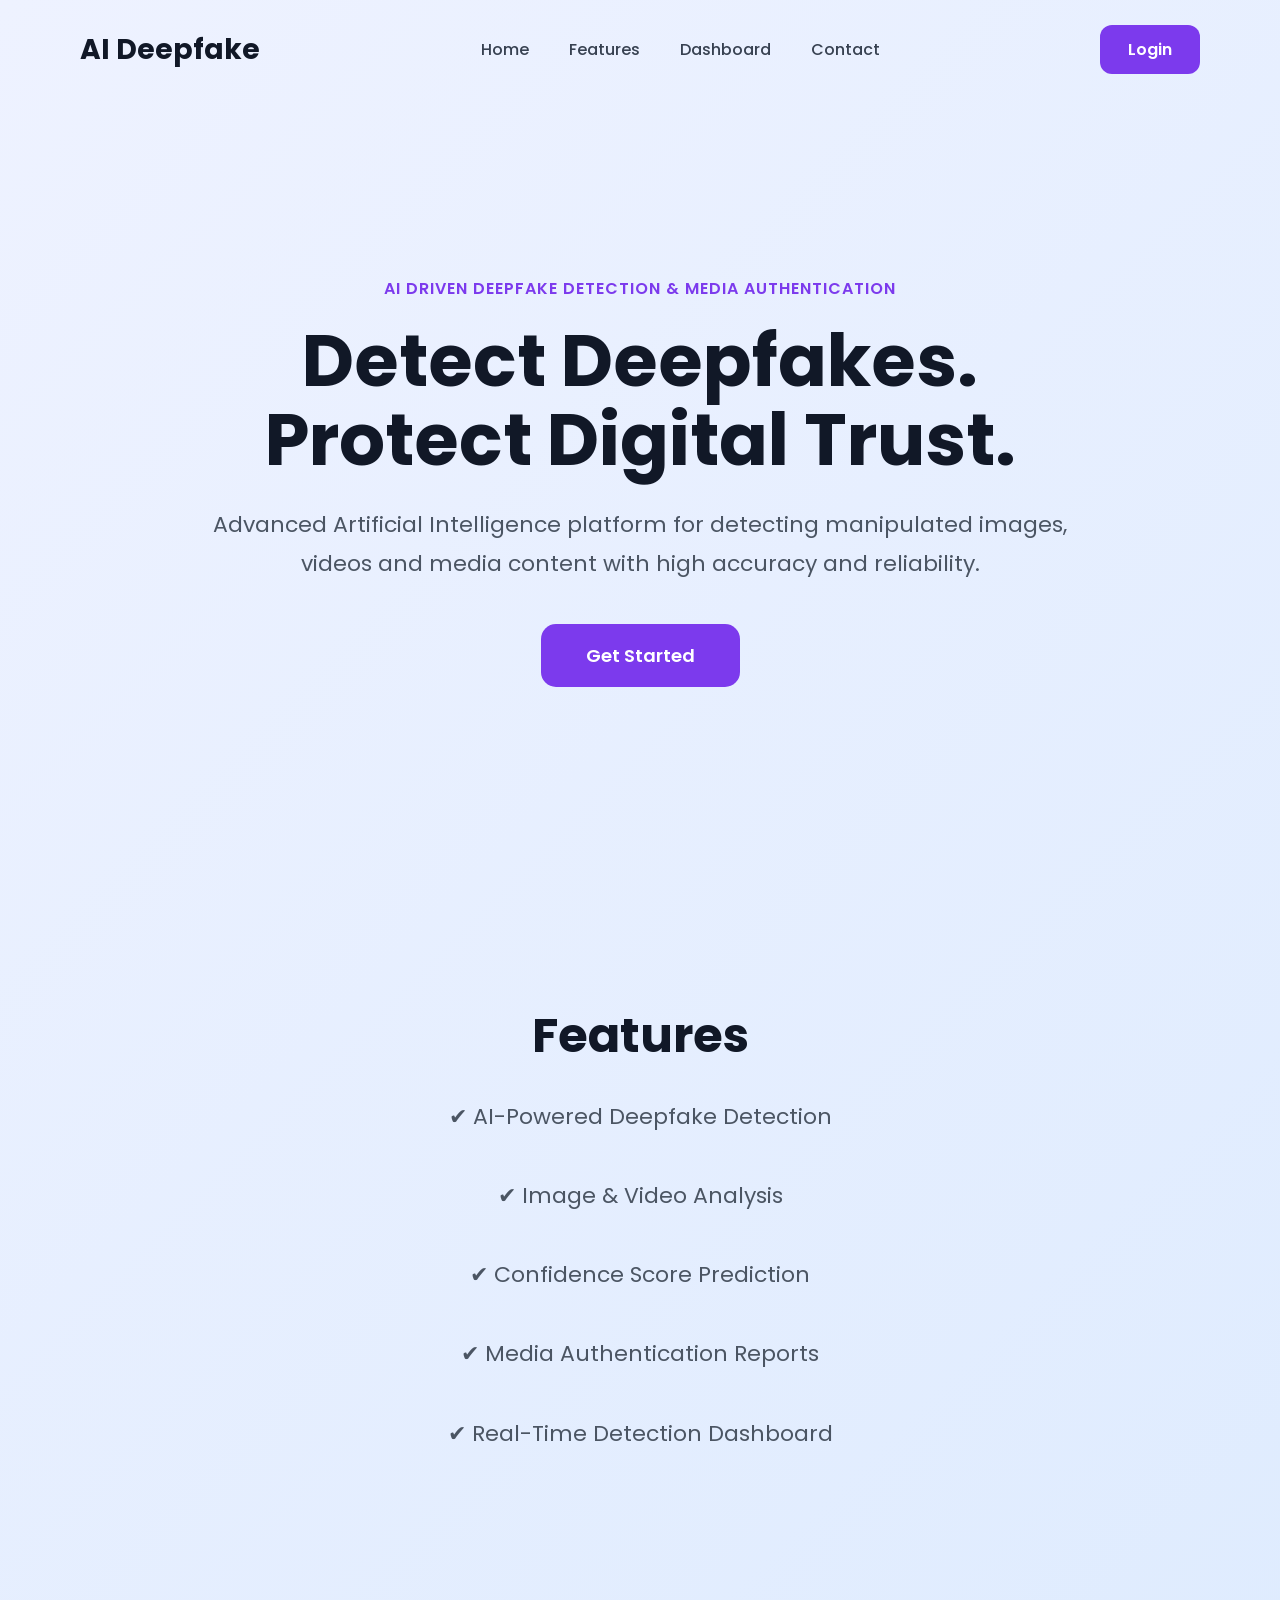
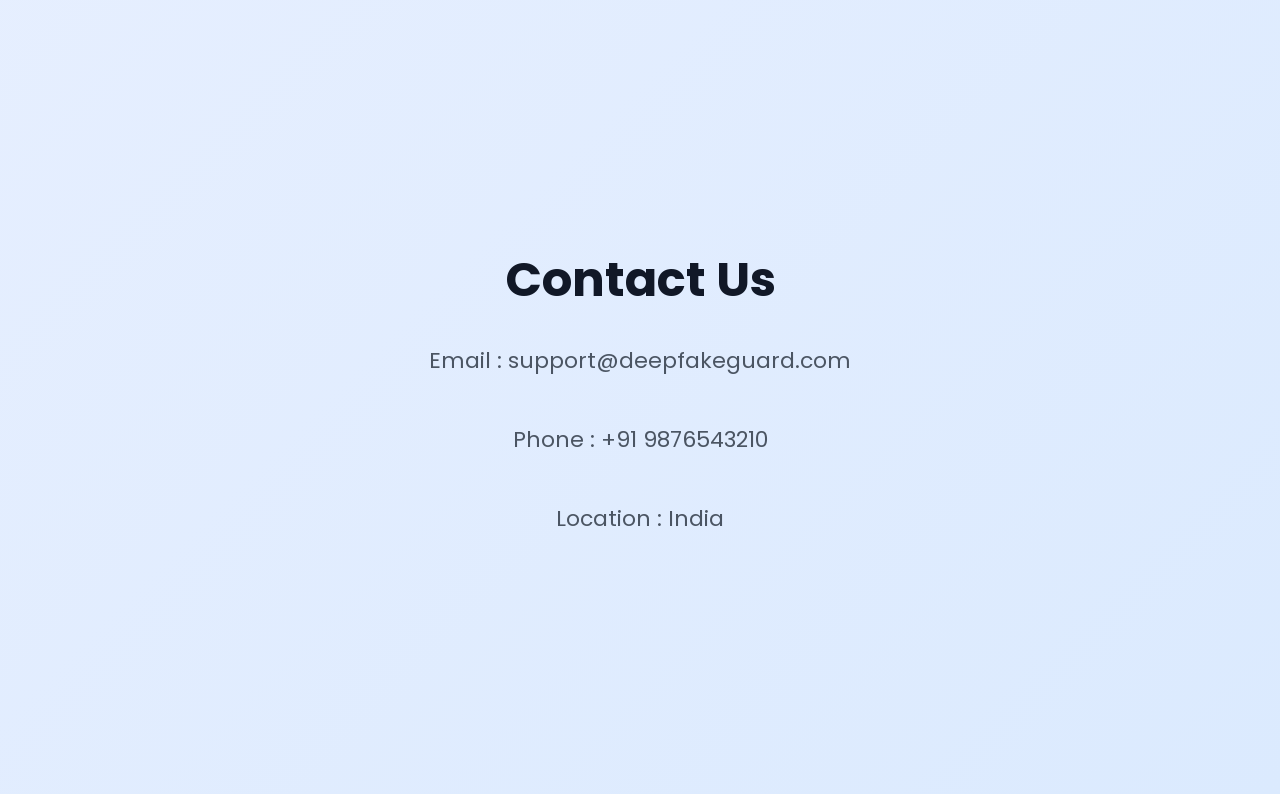
<file: index.html>
<!DOCTYPE html>
<html lang="en">
<head>
<meta charset="UTF-8">
<meta name="viewport" content="width=device-width, initial-scale=1.0">

<title>AI Deepfake Detection & Media Authentication</title>
<link rel="stylesheet" href="style.css">

<link href="https://fonts.googleapis.com/css2?family=Poppins:wght@300;400;500;600;700&display=swap" rel="stylesheet">

<style>

*{
    margin:0;
    padding:0;
    box-sizing:border-box;
    font-family:'Poppins',sans-serif;
}

body{
    background:linear-gradient(135deg,#eef2ff,#dbeafe);
    min-height:100vh;
}

/* Navbar */

nav{
    width:100%;
    display:flex;
    justify-content:space-between;
    align-items:center;
    padding:25px 80px;
}

.logo{
    font-size:28px;
    font-weight:700;
    color:#111827;
}

.menu{
    display:flex;
    gap:40px;
}

.menu a{
    text-decoration:none;
    color:#374151;
    font-size:16px;
    font-weight:500;
}

.login-btn{
    background:#7c3aed;
    color:white;
    text-decoration:none;
    padding:12px 28px;
    border-radius:12px;
    font-weight:600;
    transition:.3s;
}

.login-btn:hover{
    background:#6d28d9;
}

/* Hero Section */

.hero{
    width:100%;
    min-height:85vh;
    display:flex;
    justify-content:center;
    align-items:center;
    text-align:center;
    padding:40px;
}

.hero-content{
    max-width:900px;
}

.tag{
    color:#7c3aed;
    font-weight:600;
    margin-bottom:20px;
    letter-spacing:1px;
}

.hero h1{
    font-size:72px;
    line-height:1.1;
    color:#111827;
    margin-bottom:25px;
}

.hero p{
    font-size:22px;
    color:#4b5563;
    line-height:1.8;
    margin-bottom:40px;
}

.start-btn{
    display:inline-block;
    background:#7c3aed;
    color:white;
    text-decoration:none;
    padding:18px 45px;
    border-radius:15px;
    font-size:18px;
    font-weight:600;
    transition:.3s;
}

.start-btn:hover{
    background:#6d28d9;
    transform:translateY(-3px);
}

@media(max-width:768px){

nav{
    padding:20px;
    flex-direction:column;
    gap:20px;
}

.menu{
    gap:20px;
}

.hero h1{
    font-size:42px;
}

.hero p{
    font-size:18px;
}
}

</style>
</head>

<body>

<nav>

<div class="logo">
AI Deepfake
</div>

<div class="menu">
<a href="index.html">Home</a>
<a href="#features">Features</a>
<a href="dashboard.html">Dashboard</a>
<a href="#contact">Contact</a>
</div>

<a href="login.html" class="login-btn">
Login
</a>

</nav>

<section class="hero">

<div class="hero-content">

<div class="tag">
AI DRIVEN DEEPFAKE DETECTION & MEDIA AUTHENTICATION
</div>

<h1>
Detect Deepfakes.<br>
Protect Digital Trust.
</h1>

<p>
Advanced Artificial Intelligence platform for detecting manipulated images, videos and media content with high accuracy and reliability.
</p>

<a href="login.html" class="start-btn">
Get Started
</a>

</div>

</section>

<!-- Features Section -->

<section id="features" class="hero">

<div class="hero-content">

<h2 style="font-size:48px;color:#111827;margin-bottom:25px;">
Features
</h2>

<p>
✔ AI-Powered Deepfake Detection<br><br>
✔ Image & Video Analysis<br><br>
✔ Confidence Score Prediction<br><br>
✔ Media Authentication Reports<br><br>
✔ Real-Time Detection Dashboard
</p>

</div>

</section>

<!-- Contact Section -->

<section id="contact" class="hero">

<div class="hero-content">

<h2 style="font-size:48px;color:#111827;margin-bottom:25px;">
Contact Us
</h2>

<p>
Email : support@deepfakeguard.com<br><br>

Phone : +91 9876543210<br><br>

Location : India
</p>

</div>


</section>

</body>
</html>
</file>
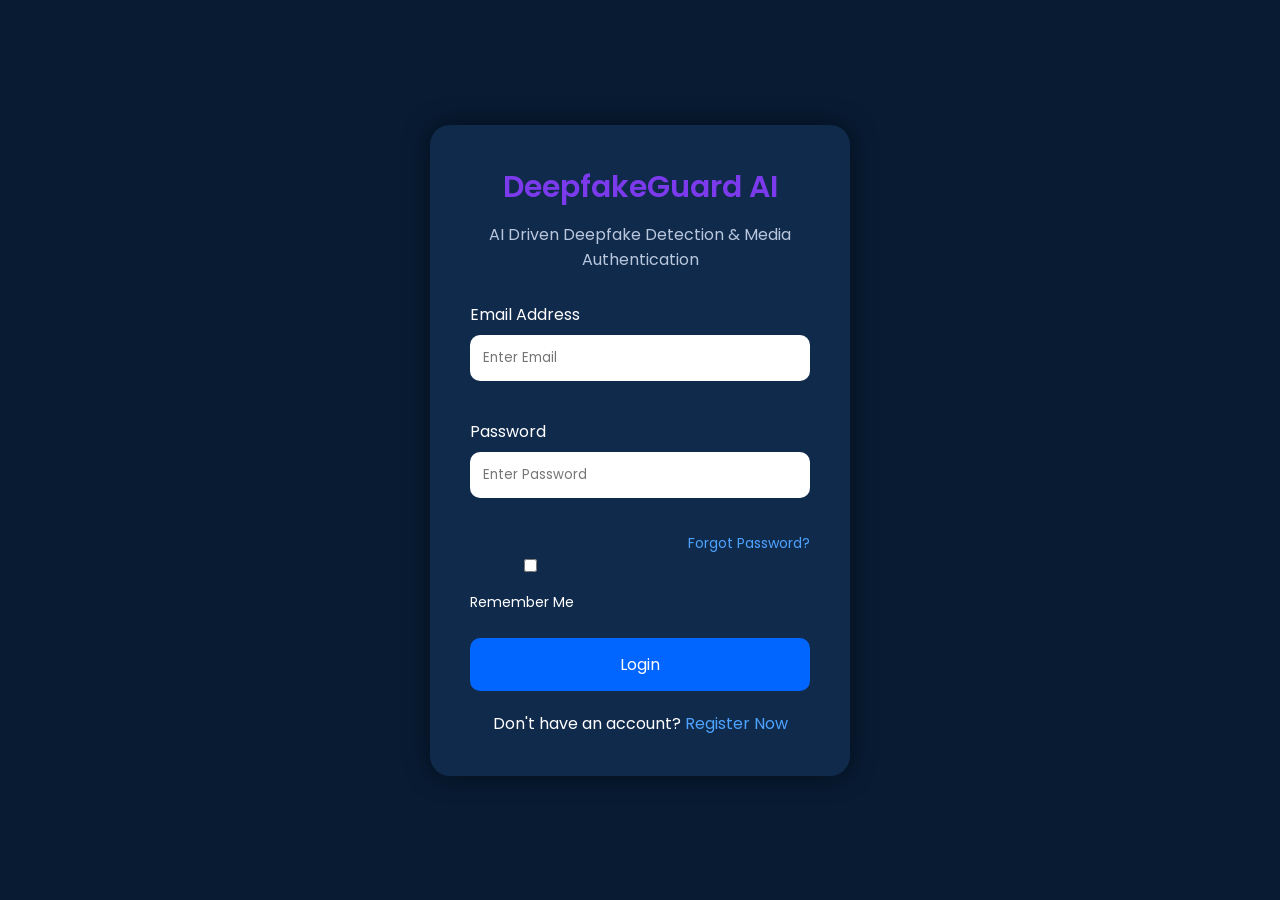
<file: login.html>
<!DOCTYPE html>
<html lang="en">
<head>

<meta charset="UTF-8">
<title>Login | DeepfakeGuard AI</title>

<link rel="stylesheet" href="style.css">

<link href="https://fonts.googleapis.com/css2?family=Poppins:wght@300;400;600&display=swap" rel="stylesheet">

<style>

body{
margin:0;
font-family:Poppins,sans-serif;
background:#081b33;
}

.login-container{
height:100vh;
display:flex;
justify-content:center;
align-items:center;
}

.login-card{
width:420px;
padding:40px;
background:#102a4c;
border-radius:20px;
box-shadow:0 0 25px rgba(0,0,0,0.5);
color:white;
}

.logo{
text-align:center;
font-size:30px;
font-weight:600;
}

.subtitle{
text-align:center;
color:#b9c7dd;
margin:12px 0 30px;
}

label{
display:block;
margin-top:18px;
}

input{
width:100%;
padding:13px;
margin-top:8px;
border:none;
border-radius:10px;
outline:none;
box-sizing:border-box;
}

.options{
display:flex;
justify-content:space-between;
margin-top:15px;
font-size:14px;
}

button{
width:100%;
padding:14px;
margin-top:25px;
border:none;
border-radius:10px;
background:#0066ff;
color:white;
font-size:16px;
cursor:pointer;
}

button:hover{
background:#004bcc;
}

a{
color:#4da3ff;
text-decoration:none;
}

.signup{
text-align:center;
margin-top:20px;
}

</style>

</head>

<body>

<div class="login-container">

<div class="login-card">

<div class="logo">
DeepfakeGuard AI
</div>

<div class="subtitle">
AI Driven Deepfake Detection & Media Authentication
</div>

<form onsubmit="loginUser(event)">

<label>Email Address</label>

<input
type="email"
id="email"
placeholder="Enter Email"
required>

<label>Password</label>

<input
type="password"
id="password"
placeholder="Enter Password"
required>

<div class="options">

<label>
<input type="checkbox">
Remember Me
</label>

<a href="#">Forgot Password?</a>

</div>

<button type="submit">
Login
</button>

</form>

<div class="signup">
Don't have an account?
<a href="register.html">Register Now</a>
</div>

</div>

</div>

<script>

function loginUser(event){

event.preventDefault();

window.location.href="dashboard.html";

}

</script>

</body>
</html>
</file>
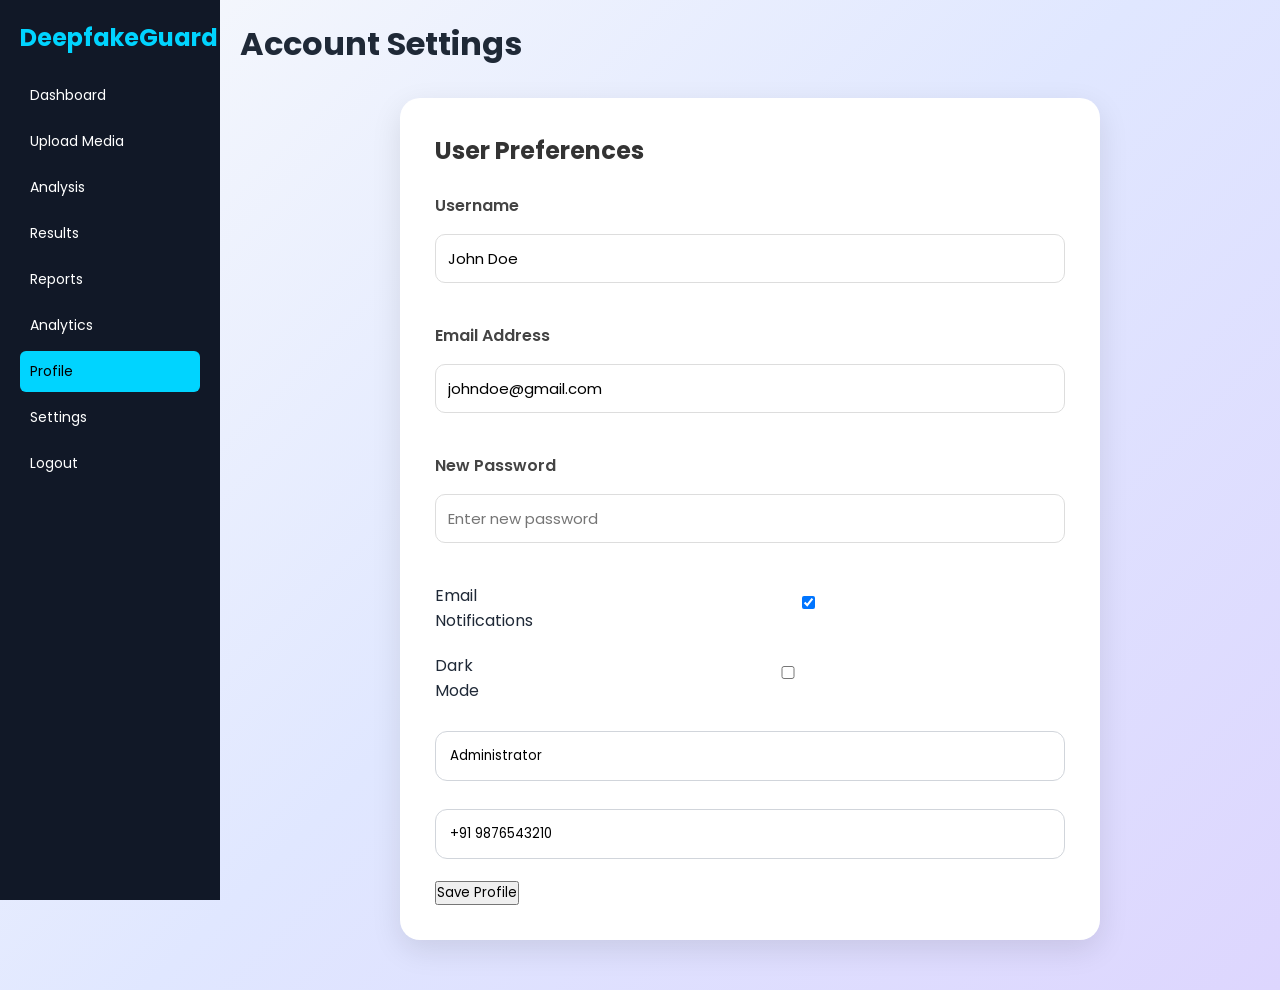
<file: profile.html>
<!DOCTYPE html>
<html lang="en">
<head>
<meta charset="UTF-8">
<meta name="viewport" content="width=device-width, initial-scale=1.0">
<title>Settings - DeepfakeGuard AI</title>

<link rel="stylesheet" href="style.css">
<link href="https://fonts.googleapis.com/css2?family=Poppins:wght@300;400;500;600;700&display=swap" rel="stylesheet">

<style>

.settings-container{
display:flex;
justify-content:center;
padding:30px;
}

.settings-card{
width:700px;
background:#ffffff;
padding:35px;
border-radius:20px;
box-shadow:0 10px 30px rgba(0,0,0,0.1);
}

.settings-card h2{
margin-bottom:25px;
color:#333;
}

.form-group{
margin-bottom:20px;
}

.form-group label{
display:block;
margin-bottom:8px;
font-weight:600;
color:#444;
}

.form-group input{
width:100%;
padding:12px;
border:1px solid #ddd;
border-radius:10px;
font-size:15px;
}

.toggle{
display:flex;
justify-content:space-between;
align-items:center;
margin:20px 0;
}

.save-btn{
width:100%;
padding:14px;
border:none;
border-radius:10px;
background:#6c63ff;
color:white;
font-size:16px;
cursor:pointer;
font-weight:600;
}

.save-btn:hover{
background:#5148e5;
}

</style>
</head>

<body>

<div class="dashboard">

<div class="sidebar">
<h2>DeepfakeGuard</h2>

<a href="dashboard.html">Dashboard</a>
<a href="upload.html">Upload Media</a>
<a href="analysis.html">Analysis</a>
<a href="results.html">Results</a>
<a href="reports.html">Reports</a>
<a href="analytics.html">Analytics</a>
<a class="active" href="profile.html">Profile</a>
<a href="settings.html">Settings</a>
<a href="login.html" class="logout">Logout</a>

</div>

<div class="main">

<h1>Account Settings</h1>

<div class="settings-container">

<div class="settings-card">

<h2>User Preferences</h2>

<div class="form-group">
<label>Username</label>
<input type="text" value="John Doe">
</div>

<div class="form-group">
<label>Email Address</label>
<input type="email" value="johndoe@gmail.com">
</div>

<div class="form-group">
<label>New Password</label>
<input type="password" placeholder="Enter new password">
</div>

<div class="toggle">
<span>Email Notifications</span>
<input type="checkbox" checked>
</div>

<div class="toggle">
<span>Dark Mode</span>
<input type="checkbox">
</div>
<input type="text" value="Administrator">

<input type="text" value="+91 9876543210">

<button onclick="saveProfile()">
Save Profile
</button>
<script>
function saveProfile(){
    alert("Profile Details Saved Successfully!");
}
</script>

<script>

fetch("https://ai-driven-deepfake-detection-and-media.onrender.com/profile-data")
.then(response => response.json())
.then(data => {

document.getElementById("username").innerText =
data.full_name;

document.getElementById("email").innerText =
data.email;

})
.catch(error => console.log(error));

</script>


</div>

</div>

</div>

</div>

</body>
</html>
</file>
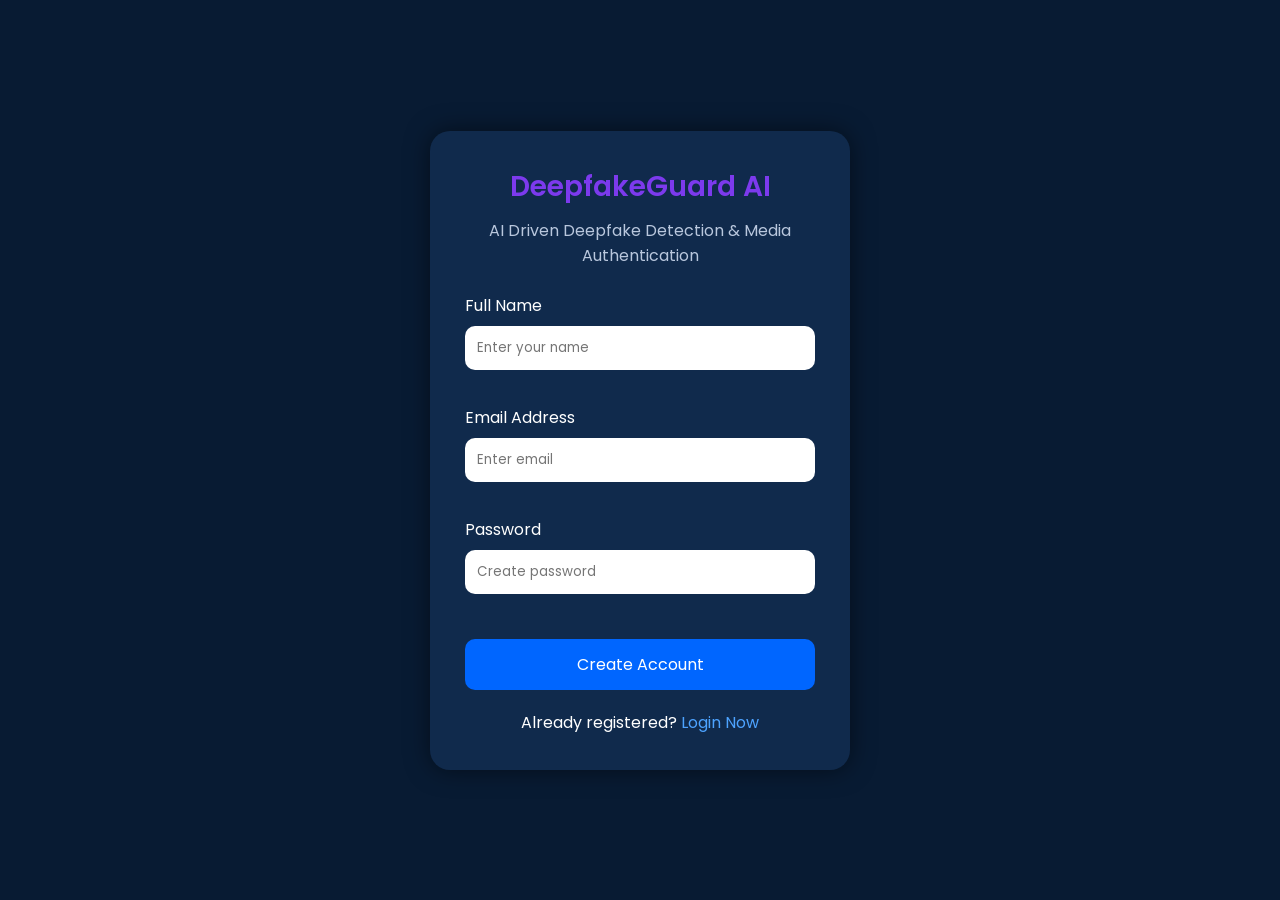
<file: register.html>
<!DOCTYPE html>
<html lang="en">

<head>

<meta charset="UTF-8">
<title>Register | DeepfakeGuard AI</title>

<link rel="stylesheet" href="style.css">

<link href="https://fonts.googleapis.com/css2?family=Poppins:wght@300;400;600&display=swap" rel="stylesheet">


<style>

body{
    margin:0;
    font-family:Poppins,sans-serif;
    background:#081b33;
}


.register-container{

    height:100vh;
    display:flex;
    justify-content:center;
    align-items:center;

}


.register-card{

    width:420px;
    padding:35px;
    background:#102a4c;
    border-radius:20px;
    box-shadow:0 0 25px rgba(0,0,0,0.5);
    color:white;

}



.logo{

    text-align:center;
    font-size:28px;
    font-weight:600;
    margin-bottom:10px;

}



.subtitle{

    text-align:center;
    color:#b9c7dd;
    margin-bottom:25px;

}



label{

    color:white;
    display:block;
    margin-top:15px;

}



input{

    width:100%;
    padding:12px;
    margin-top:8px;
    border:none;
    border-radius:10px;
    outline:none;

}



button{

    width:100%;
    margin-top:25px;
    padding:13px;
    border:none;
    border-radius:10px;
    background:#0066ff;
    color:white;
    font-size:16px;
    cursor:pointer;

}



button:hover{

    background:#004bcc;

}



p{

    text-align:center;
    margin-top:20px;

}



a{

    color:#4da3ff;
    text-decoration:none;

}


</style>


</head>


<body>


<div class="register-container">


<div class="register-card">


<div class="logo">
DeepfakeGuard AI
</div>


<div class="subtitle">
AI Driven Deepfake Detection & Media Authentication
</div>



<form id="registerForm"></form>



<label>Full Name</label>

<input 
type="text"
name="name"
placeholder="Enter your name"
required>



<label>Email Address</label>

<input
type="email"
name="email"
placeholder="Enter email"
required>



<label>Password</label>

<input
type="password"
name="password"
placeholder="Create password"
required>



<button 
type="submit"
name="register">

Create Account

</button>



<p>

Already registered?

<a href="login.html">
Login Now
</a>

</p>

</form>


</form>


</div>


</div>
<script>

document.getElementById("registerForm").addEventListener("submit", async function(e){

e.preventDefault();

const full_name = document.getElementById("full_name").value;
const email = document.getElementById("email").value;
const password = document.getElementById("password").value;

const response = await fetch("https://ai-driven-deepfake-detection-and-media.onrender.com/register",{

method:"POST",

headers:{
"Content-Type":"application/json"
},

body:JSON.stringify({

full_name:full_name,
email:email,
password:password

})

});

const data = await response.json();

alert(data.message);

if(data.status=="success"){

window.location.href="login.html";

}

});

</script>

</body>

</html>
</file>
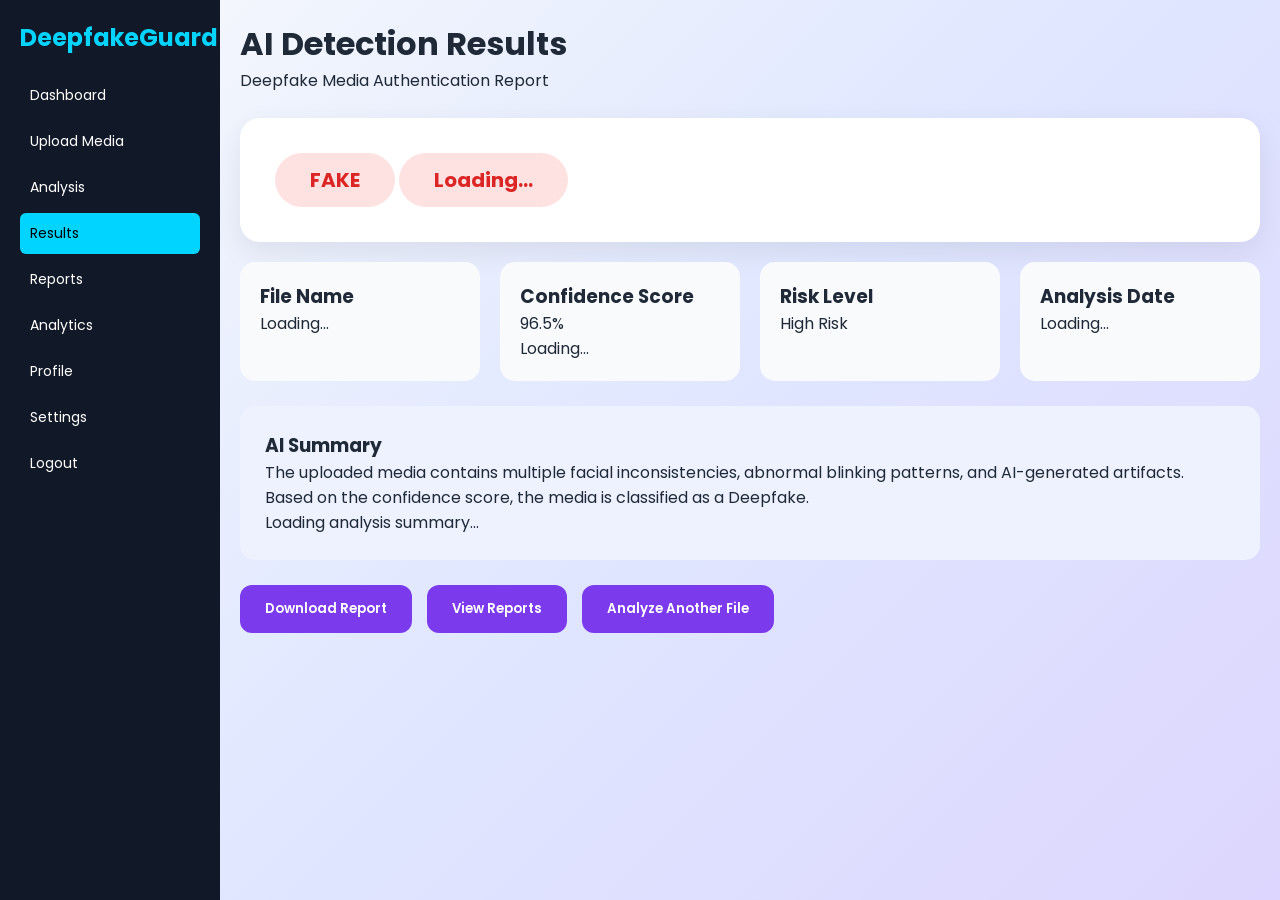
<file: results.html>
<!DOCTYPE html><html lang="en"><head>
<meta charset="UTF-8">
<meta name="viewport" content="width=device-width, initial-scale=1.0">
<title>AI Detection Results - DeepfakeGuard</title><link rel="stylesheet" href="style.css">
<link href="https://fonts.googleapis.com/css2?family=Poppins:wght@300;400;500;600;700&display=swap" rel="stylesheet"></head><body><div class="dashboard"><!-- Sidebar -->
<div class="sidebar">

    <h2>DeepfakeGuard</h2>

    <a href="dashboard.html">Dashboard</a>
    <a href="upload.html">Upload Media</a>
    <a href="analysis.html">Analysis</a>
    <a class="active" href="results.html">Results</a>
    <a href="reports.html">Reports</a>
    <a href="analytics.html">Analytics</a>
    <a href="profile.html">Profile</a>
    <a href="settings.html">Settings</a>

    <a href="login.html" class="logout">Logout</a>

</div>

<!-- Main Content -->
<div class="main">

    <h1>AI Detection Results</h1>
    <p>Deepfake Media Authentication Report</p>

    <div class="result-card">

            <div class="fake-badge">
                FAKE
            </div>
            <div class="fake-badge" id="result">
            Loading...
            </div>
        </div>

        <div class="result-grid">

            <div class="info-box">
                <h3>File Name</h3>
                <p id="filename">Loading...</p>
            </div>

            <div class="info-box">
                <h3>Confidence Score</h3>
                <p>96.5%</p>
                <p id="confidence">Loading...</p>
            </div>

            <div class="info-box">
                <h3>Risk Level</h3>
                <p>High Risk</p>
            </div>

            <div class="info-box">
                <h3>Analysis Date</h3>
                <p id="analysis-date">Loading...</p>
            </div>

        </div>

        <div class="summary-box">

            <h3>AI Summary</h3>

            <p>
             The uploaded media contains multiple facial inconsistencies,
             abnormal blinking patterns, and AI-generated artifacts.
             Based on the confidence score, the media is classified
             as a Deepfake.
            </p>
         <p id="summary">
Loading analysis summary...
</p>
        </div>

        <div class="action-buttons">

            <button>
                Download Report
            </button>

            <button onclick="window.location.href='reports.html'">
                View Reports
            </button>

            <button onclick="window.location.href='upload.html'">
                Analyze Another File
            </button>

        </div>

    </div>

</div>

</div>
<script>

fetch("https://ai-driven-deepfake-detection-and-media.onrender.com/analysis-result")
.then(response => response.json())
.then(data => {

    document.getElementById("result").innerText =
    data.result;

    document.getElementById("filename").innerText =
    data.file_name;

    document.getElementById("confidence").innerText =
    data.confidence + "%";

    document.getElementById("analysisDate").innerText =
    data.analyzed_at;

});

</script>
</body>
</html>
</file>
<file: style.css>
body{
  margin:0;
  font-family:'Poppins', sans-serif;
  background:#0f172a;
  color:white;
}

/* layout */
.dashboard{
  display:flex;
}

/* sidebar */
.sidebar{
  width:220px;
  height:100vh;
  background:#111827;
  padding:20px;
}

.sidebar h2{
  color:#00d4ff;
  margin-bottom:20px;
}

.sidebar a{
  display:block;
  color:white;
  text-decoration:none;
  padding:10px;
  margin:5px 0;
  border-radius:6px;
  font-size:14px;
}

.sidebar a:hover,
.sidebar a.active{
  background:#00d4ff;
  color:black;
}

.logout{
  margin-top:20px;
  color:#ff4d4d;
}

/* main */
.main{
  flex:1;
  padding:20px;
}

/* topbar */
.topbar{
  display:flex;
  justify-content:space-between;
  align-items:center;
}

.topbar input{
  padding:10px;
  border-radius:8px;
  border:none;
  width:200px;
}

/* cards */
.cards{
  display:grid;
  grid-template-columns:repeat(4,1fr);
  gap:15px;
  margin-top:20px;
}

.card{
  background:#1f2937;
  padding:20px;
  border-radius:12px;
  text-align:center;
  transition:0.3s;
}

.card:hover{
  transform:translateY(-5px);
  background:#293548;
}

.card h3{
  font-size:14px;
  opacity:0.8;
}

.card p{
  font-size:22px;
  font-weight:bold;
  color:#00d4ff;
}

/* upload box */
.upload-box{
  margin-top:25px;
  background:#1f2937;
  padding:25px;
  border-radius:12px;
  text-align:center;
}

.upload-box button{
  margin-top:10px;
  padding:10px 20px;
  background:#00d4ff;
  border:none;
  border-radius:8px;
  cursor:pointer;
}
.upload-area{
  margin-top:20px;
}



.drop-box{
  background:#1f2937;
  padding:40px;
  border-radius:12px;
  text-align:center;
  border:2px dashed #00d4ff;
}

.drop-box input{
  margin-top:10px;
  color:white;
}

.form-box{
  margin-top:25px;
  background:#1f2937;
  padding:20px;
  border-radius:12px;
  display:flex;
  flex-direction:column;
  gap:10px;
}

.form-box input,
.form-box select,
.form-box textarea{
  padding:12px;
  border:none;
  border-radius:8px;
  outline:none;
}

.form-box textarea{
  height:80px;
}

.form-box button{
  background:#00d4ff;
  border:none;
  padding:12px;
  border-radius:8px;
  cursor:pointer;
}
.analysis-box{
  margin-top:30px;
  background:#1f2937;
  padding:30px;
  border-radius:12px;
  text-align:center;
}

/* loader circle */
.loader{
  margin:20px auto;
  width:50px;
  height:50px;
  border:5px solid #333;
  border-top:5px solid #00d4ff;
  border-radius:50%;
  animation:spin 1s linear infinite;
}

@keyframes spin{
  0%{transform:rotate(0deg);}
  100%{transform:rotate(360deg);}
}

/* progress bar */
.progress-bar{
  width:100%;
  height:12px;
  background:#333;
  border-radius:20px;
  margin:20px 0;
  overflow:hidden;
}

.progress{
  height:100%;
  width:0%;
  background:#00d4ff;
  transition:0.2s;
}

.analysis-box button{
  background:#00d4ff;
  border:none;
  padding:12px 20px;
  border-radius:8px;
  cursor:pointer;
}
.result-box{
  margin-top:25px;
  background:#1f2937;
  padding:30px;
  border-radius:12px;
  text-align:center;
}

/* status */
.status{
  padding:10px;
  border-radius:8px;
  margin:15px 0;
  font-weight:bold;
}

.status.fake{
  background:#ff4d4d;
  color:white;
}

.status.real{
  background:#22c55e;
  color:white;
}

/* confidence bar */
.confidence-bar{
  width:100%;
  height:15px;
  background:#333;
  border-radius:20px;
  overflow:hidden;
  margin:10px 0;
}

.confidence-fill{
  width:87%;
  height:100%;
  background:#ff4d4d;
}

/* heatmap box */
.heatmap{
  margin-top:20px;
  padding:20px;
  background:#111827;
  border-radius:10px;
  border:1px dashed #00d4ff;
}

/* button */
.result-box button{
  margin-top:20px;
  padding:12px 20px;
  background:#00d4ff;
  border:none;
  border-radius:8px;
  cursor:pointer;
}
.chart-box{
  margin-top:30px;
  display:grid;
  grid-template-columns:1fr 1fr;
  gap:20px;
}

canvas{
  background:#1f2937;
  padding:20px;
  border-radius:12px;
}
.report-container{
  margin-top:25px;
  display:grid;
  grid-template-columns:repeat(3,1fr);
  gap:15px;
}

.report-card{
  background:#1f2937;
  padding:20px;
  border-radius:12px;
  text-align:center;
  transition:0.3s;
}

.report-card:hover{
  transform:translateY(-5px);
}

.report-card h3{
  color:#00d4ff;
}

.report-card p{
  font-size:14px;
  opacity:0.9;
}

.report-card button{
  margin-top:10px;
  padding:10px 15px;
  background:#00d4ff;
  border:none;
  border-radius:8px;
  cursor:pointer;
}
/* profile */
.profile-box{
  margin-top:25px;
  background:#1f2937;
  padding:30px;
  border-radius:12px;
  text-align:center;
}

.avatar{
  width:80px;
  height:80px;
  background:#00d4ff;
  color:black;
  font-weight:bold;
  font-size:24px;
  display:flex;
  justify-content:center;
  align-items:center;
  border-radius:50%;
  margin:0 auto 10px auto;
}

.profile-details{
  margin-top:15px;
  font-size:14px;
  opacity:0.9;
}

.profile-box button{
  margin-top:15px;
  padding:10px 20px;
  background:#00d4ff;
  border:none;
  border-radius:8px;
  cursor:pointer;
}

/* settings */
.settings-box{
  margin-top:25px;
  background:#1f2937;
  padding:25px;
  border-radius:12px;
  display:flex;
  flex-direction:column;
  gap:10px;
}

.settings-box select,
.settings-box input{
  padding:12px;
  border:none;
  border-radius:8px;
}

.settings-box button{
  margin-top:10px;
  padding:12px;
  background:#00d4ff;
  border:none;
  border-radius:8px;
  cursor:pointer;
}

body{
    background:linear-gradient(135deg,#f8fafc,#e0e7ff,#ddd6fe);
    min-height:100vh;
}

@import url('https://fonts.googleapis.com/css2?family=Poppins:wght@300;400;500;600;700&display=swap');

*{
    margin:0;
    padding:0;
    box-sizing:border-box;
    font-family:'Poppins',sans-serif;
}

body{
    background:linear-gradient(135deg,#f8fafc,#e0e7ff,#ddd6fe);
    min-height:100vh;
    color:#1f2937;
}

/* Navbar */

header{
    background:#ffffff;
    box-shadow:0 2px 15px rgba(0,0,0,0.08);
    padding:20px 40px;
}

nav{
    display:flex;
    justify-content:space-between;
    align-items:center;
}

.logo{
    font-size:28px;
    font-weight:700;
    color:#7c3aed;
}

nav ul{
    display:flex;
    list-style:none;
    gap:25px;
}

nav ul li a{
    text-decoration:none;
    color:#374151;
    font-weight:500;
}

nav ul li a:hover{
    color:#7c3aed;
}

/* Main Container */

.container{
    max-width:1200px;
    margin:auto;
    padding:40px 20px;
}

/* Cards */

.card{
    background:#ffffff;
    border-radius:20px;
    padding:30px;
    box-shadow:0 10px 30px rgba(0,0,0,0.08);
    margin-bottom:25px;
}

/* Dashboard Stats */

.stats{
    display:grid;
    grid-template-columns:repeat(auto-fit,minmax(220px,1fr));
    gap:20px;
}

.stat-card{
    background:white;
    border-radius:20px;
    padding:25px;
    text-align:center;
    box-shadow:0 8px 25px rgba(0,0,0,0.08);
}

.stat-card h2{
    color:#7c3aed;
    font-size:32px;
}

.stat-card p{
    margin-top:10px;
    color:#6b7280;
}

/* Forms */

input,
select,
textarea{
    width:100%;
    padding:14px;
    border:1px solid #d1d5db;
    border-radius:12px;
    margin-top:8px;
    margin-bottom:20px;
    outline:none;
}

input:focus,
textarea:focus{
    border-color:#7c3aed;
}

/* Buttons */

.btn{
    background:#7c3aed;
    color:white;
    border:none;
    padding:14px 30px;
    border-radius:12px;
    cursor:pointer;
    font-size:16px;
    font-weight:600;
}

.btn:hover{
    background:#6d28d9;
}

/* Upload Box */

.upload-box{
    border:2px dashed #7c3aed;
    background:white;
    border-radius:20px;
    padding:50px;
    text-align:center;
}

/* Table */

table{
    width:100%;
    border-collapse:collapse;
    background:white;
}

table th{
    background:#7c3aed;
    color:white;
    padding:15px;
}

table td{
    padding:15px;
    border-bottom:1px solid #e5e7eb;
}

/* Result Status */

.fake{
    color:red;
    font-weight:700;
}

.real{
    color:green;
    font-weight:700;
}

/* Profile */

.profile-card{
    text-align:center;
}

.profile-card img{
    width:120px;
    height:120px;
    border-radius:50%;
    margin-bottom:20px;
}

/* Footer */

footer{
    text-align:center;
    padding:20px;
    color:#6b7280;
}

/* Upload Page */

.upload-area{
    margin-top:30px;
}

.drop-box{
    background:#ffffff;
    border:2px dashed #7c3aed;
    border-radius:20px;
    padding:50px;
    text-align:center;
    box-shadow:0 10px 25px rgba(0,0,0,0.08);
}

.drop-box p{
    margin:10px 0;
    font-size:18px;
}

#fileInput{
    margin:20px 0;
}

#fileName{
    margin-top:10px;
    font-weight:600;
    color:#2563eb;
}

.drop-box button,
.form-box button{
    background:#7c3aed;
    color:white;
    border:none;
    padding:14px 30px;
    border-radius:12px;
    cursor:pointer;
    font-size:16px;
    font-weight:600;
}

.drop-box button:hover,
.form-box button:hover{
    background:#6d28d9;
}

.form-box{
    background:white;
    margin-top:30px;
    padding:30px;
    border-radius:20px;
    box-shadow:0 10px 25px rgba(0,0,0,0.08);
}

.form-box input,
.form-box select,
.form-box textarea{
    width:100%;
    padding:14px;
    margin-bottom:18px;
    border:1px solid #d1d5db;
    border-radius:12px;
}

.form-box textarea{
    min-height:120px;
    resize:none;
}

/* Analysis Page */

.analysis-box{
    background:#ffffff;
    padding:40px;
    border-radius:20px;
    margin-top:30px;
    text-align:center;
    box-shadow:0 10px 25px rgba(0,0,0,0.08);
}

.analysis-box h2{
    color:#7c3aed;
    margin-bottom:20px;
}

.loader{
    width:80px;
    height:80px;
    border:8px solid #e5e7eb;
    border-top:8px solid #7c3aed;
    border-radius:50%;
    margin:25px auto;
    animation:spin 1s linear infinite;
}

@keyframes spin{
    100%{
        transform:rotate(360deg);
    }
}

.progress-bar{
    width:100%;
    height:20px;
    background:#e5e7eb;
    border-radius:20px;
    overflow:hidden;
    margin:25px 0;
}

.progress{
    width:0%;
    height:100%;
    background:#7c3aed;
    border-radius:20px;
}

.analysis-box button{
    background:#7c3aed;
    color:white;
    border:none;
    padding:14px 30px;
    border-radius:12px;
    cursor:pointer;
    font-size:16px;
    font-weight:600;
}

.analysis-box button:hover{
    background:#6d28d9;
}
.white-text{
    color:white;
}

.small-chart{
    width:400px;
    margin:30px auto;
}

.small-chart canvas{
    max-width:300px;
    max-height:300px;
}

.small-chart{
    width:400px;
    margin:40px auto;
    display:flex;
    justify-content:center;
    align-items:center;
}


.small-chart canvas{
    width:300px !important;
    height:300px !important;
}

.chart-box{
    text-align:center;
    display:flex;
    flex-direction:column;
    align-items:center;
    justify-content:center;
    margin:40px auto;
}


#deepfakeChart{
    width:300px !important;
    height:300px !important;
}
.result-card{
    background:white;
    padding:35px;
    border-radius:20px;
    box-shadow:0 10px 30px rgba(0,0,0,0.08);
    margin-top:25px;
}

.status-box{
    text-align:center;
    margin-bottom:30px;
}

.fake-badge{
    display:inline-block;
    background:#fee2e2;
    color:#dc2626;
    padding:12px 35px;
    border-radius:30px;
    font-size:20px;
    font-weight:700;
}

.result-grid{
    display:grid;
    grid-template-columns:repeat(auto-fit,minmax(220px,1fr));
    gap:20px;
    margin-top:20px;
}

.info-box{
    background:#f8fafc;
    padding:20px;
    border-radius:15px;
}

.summary-box{
    background:#eef2ff;
    padding:25px;
    border-radius:15px;
    margin-top:25px;
}

.action-buttons{
    display:flex;
    gap:15px;
    margin-top:25px;
    flex-wrap:wrap;
}

.action-buttons button{
    background:#7c3aed;
    color:white;
    border:none;
    padding:14px 25px;
    border-radius:12px;
    cursor:pointer;
    font-weight:600;
}

.action-buttons button:hover{
    background:#6d28d9;
}

.profile-card{
    text-align:center;
    color:white;
}

.profile-card h2{
    color:#ffffff;
    font-size:32px;
    font-weight:700;
    margin-top:15px;
}

.profile-card p{
    color:#e2e8f0;
    font-size:16px;
    margin:8px 0;
}

.profile-card .status{
    display:inline-block;
    background:#22c55e;
    color:white;
    padding:8px 18px;
    border-radius:30px;
    font-weight:600;
    margin-top:10px;
}

.avatar{
    width:140px;
    height:140px;
    border-radius:50%;
    border:4px solid #00d4ff;
    object-fit:cover;
}
</file>
